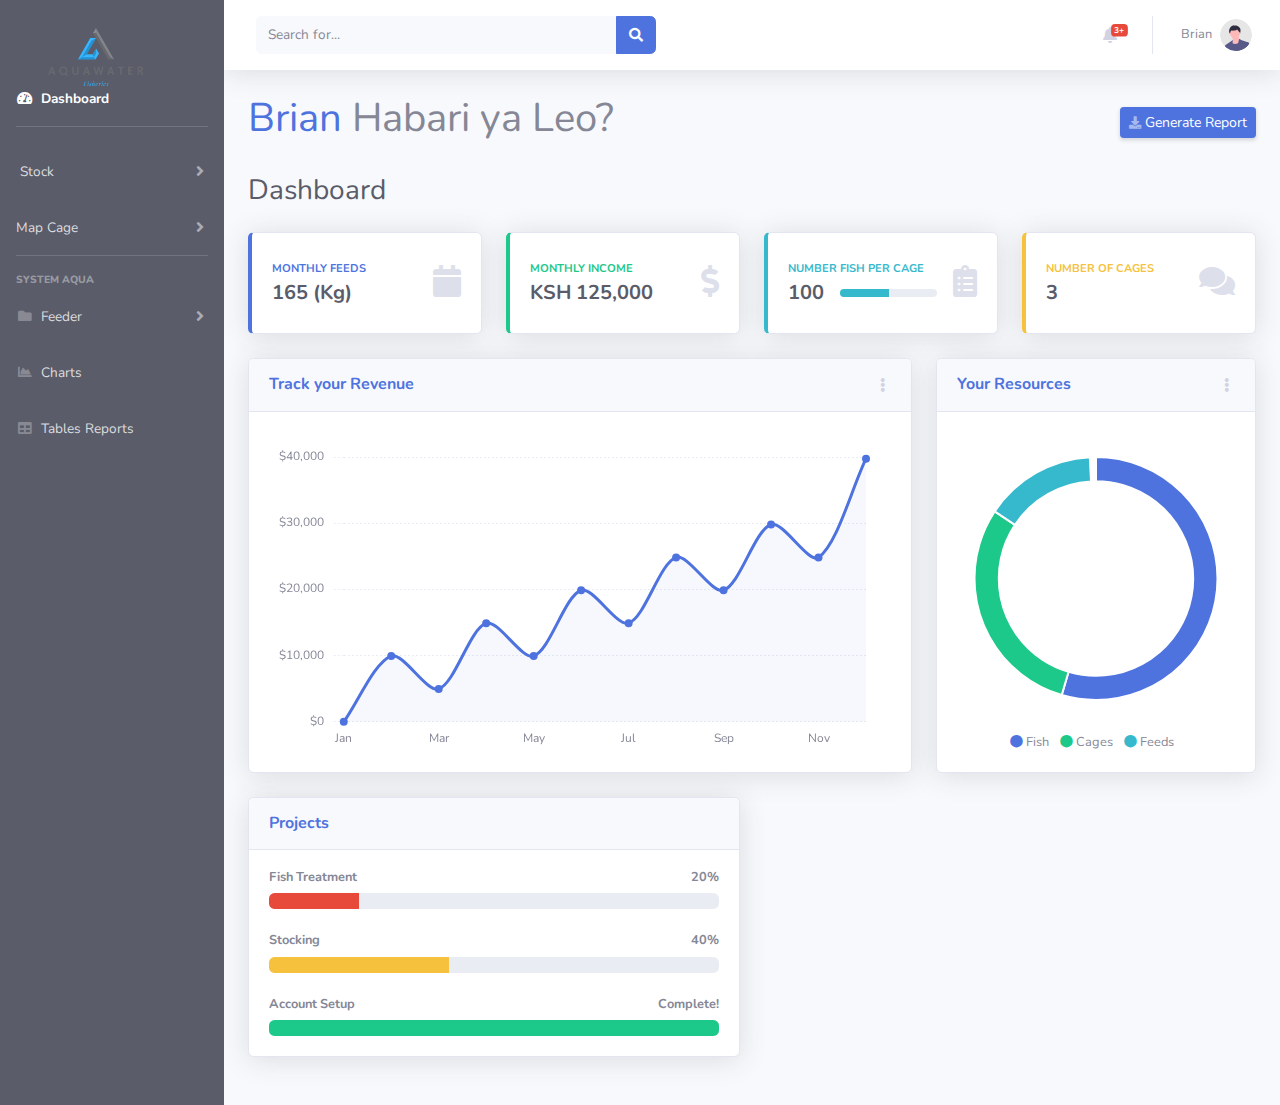
<file: index.html>
<!DOCTYPE html>
<html lang="en">
  <head>
    <meta charset="utf-8" />
    <meta http-equiv="X-UA-Compatible" content="IE=edge" />
    <meta
      name="viewport"
      content="width=device-width, initial-scale=1, shrink-to-fit=no"
    />
    <meta name="description" content="" />
    <meta name="author" content="" />

    <title>Aquawater Fisheries</title>

    <!-- Custom fonts for this template-->
    <link
      href="vendor/fontawesome-free/css/all.min.css"
      rel="stylesheet"
      type="text/css"
    />
    <link
      href="https://fonts.googleapis.com/css?family=Nunito:200,200i,300,300i,400,400i,600,600i,700,700i,800,800i,900,900i"
      rel="stylesheet"
    />

    <!-- Custom styles for this template-->
    <link href="css/sb-admin-2.min.css" rel="stylesheet" />
  </head>

  <body id="page-top">
    <!-- Page Wrapper -->
    <div id="wrapper">
      <!-- Sidebar -->
      <ul
        class="navbar-nav text bg-dark sidebar sidebar-dark accordion"
        id="accordionSidebar"
      >
        <!-- Sidebar - Brand -->
        <a
          class="sidebar-brand d-flex align-items-center justify-content-center"
          href="index.html"
        >
          <div class="sidebar-brand-icon r mt-5">
            <!-- <i class="fas fa-laugh-wink"></i>
                     -->
            <img src="aquos.png" alt="" width="130px" height="130px" />
          </div>
          <div class="sidebar-brand-text mx-3"></div>
        </a>

        <!-- Divider -->
        <!-- <hr class="sidebar-divider" /> -->

        <!-- Nav Item - Dashboard -->
        
        <li class="nav-item active">
          <a class="nav-link" href="index.html">
            <i class="fas fa-fw fa-tachometer-alt"></i>
            <span>Dashboard</span></a
          >
        </li>

        <!-- Divider -->
        <hr class="sidebar-divider" />

        <!-- Heading -->
        <!-- <div class="sidebar-heading">
                Interface
            </div> -->

        <!-- Nav Item - Pages Collapse Menu -->
        <li class="nav-item">
          <a
            class="nav-link collapsed"
            href="#"
            data-toggle="collapse"
            data-target="#collapseTwo"
            aria-expanded="true"
            aria-controls="collapseTwo"
          >
            <i class="bi bi-shop-window"></i>
            <span>Stock</span>
          </a>
          <div
            id="collapseTwo"
            class="collapse"
            aria-labelledby="headingTwo"
            data-parent="#accordionSidebar"
          >
            <div class="bg-white py-2 collapse-inner rounded">
              <!-- <h6 class="collapse-header">Custom Components:</h6> -->
              <a class="collapse-item" href="buttons.html">Feeds</a>
              <a class="collapse-item" href="cards.html">Medicine</a>
            </div>
          </div>
        </li>

        <!-- Nav Item - Utilities Collapse Menu -->
        <li class="nav-item">
          <a
            class="nav-link collapsed"
            href=""
            data-toggle="collapse"
            data-target="#collapseUtilities"
            aria-expanded="true"
            aria-controls="collapseUtilities"
          >
            <!-- <i class="fas fa-fw fa-wrench"></i> -->
            <span>Map Cage</span>
          </a>
          <div
            id="collapseUtilities"
            class="collapse"
            aria-labelledby="headingUtilities"
            data-parent="#accordionSidebar"
          >
            <div class="bg-white py-2 collapse-inner rounded">
              <!-- <hdit6 class="collapse-header">Custom Utilities:</hdit6> -->
              <a class="collapse-item" href="maps.html"
                >View Map</a>
              
              <!-- <a class="collapse-item" href="utilities-border.html">Humid</a> -->
              <!-- <a class="collapse-item" href="utilities-animation.html">Animations</a> -->
              <!-- <a class="collapse-item" href="utilities-other.html">Other</a> -->
            </div>
          </div>
        </li>

        <!-- Divider -->
        <hr class="sidebar-divider" />

        <!-- Heading -->
        <div class="sidebar-heading">System Aqua</div>

        <!-- Nav Item - Pages Collapse Menu -->
        <li class="nav-item">
          <a
            class="nav-link collapsed"
            href="#"
            data-toggle="collapse"
            data-target="#collapsePages"
            aria-expanded="true"
            aria-controls="collapsePages"
          >
            <i class="fas fa-fw fa-folder"></i>
            <span>Feeder</span>
          </a>
          <!-- <div id="collapsePages" class="collapse" aria-labelledby="headingPages" data-parent="#accordionSidebar">
                    <div class="bg-white py-2 collapse-inner rounded">
                        <h6 class="collapse-header">Login Screens:</h6>
                        <a class="collapse-item" href="login.">Login</a>
                        <a class="collapse-item" href="register.html">Register</a>
                        <a class="collapse-item" href="forgot-password.html">Forgot Password</a>
                        <div class="collapse-divider"></div>
                        <h6 class="collapse-header">Other Pages:</h6>
                        <a class="collapse-item" href="404.html">404 Page</a>
                        <a class="collapse-item" href="blank.html">Blank Page</a>
                    </div>
                </div> -->
        </li>

        <!-- Nav Item - Charts -->
        <li class="nav-item">
          <a class="nav-link" href="charts.html">
            <i class="fas fa-fw fa-chart-area"></i>
            <span>Charts</span></a
          >
        </li>

        <!-- Nav Item - Tables -->
        <li class="nav-item">
          <a class="nav-link" href="tables.html">
            <i class="fas fa-fw fa-table"></i>
            <span>Tables Reports</span></a
          >
        </li>
        </ul>

        <!-- Divider -->
        <hr class="sidebar-divider d-none d-md-block" />

        <!-- Sidebar Toggler (Sidebar) -->
        
      </ul>
      <!-- End of Sidebar -->

      <!-- Content Wrapper -->
      <div id="content-wrapper" class="d-flex flex-column">
        <!-- Main Content -->
        <div id="content">
          <!-- Topbar -->
          <nav
            class="navbar navbar-expand navbar-light bg-white topbar mb-4 static-top shadow"
          >
            <!-- Sidebar Toggle (Topbar) -->
            <button
              id="sidebarToggleTop"
              class="btn btn-link d-md-none rounded-circle mr-3"
            >
              <i class="fa fa-bars"></i>
            </button>

            <!-- Topbar Search -->
            <form
              class="d-none d-sm-inline-block form-inline mr-auto ml-md-3 my-2 my-md-0 mw-100 navbar-search"
            >
              <div class="input-group">
                <input
                  type="text"
                  class="form-control bg-light border-0 small"
                  placeholder="Search for..."
                  aria-label="Search"
                  aria-describedby="basic-addon2"
                />
                <div class="input-group-append">
                  <button class="btn btn-primary" type="button">
                    <i class="fas fa-search fa-sm"></i>
                  </button>
                </div>
              </div>
            </form>

            <!-- Topbar Navbar -->
            <ul class="navbar-nav ml-auto">
              <!-- Nav Item - Search Dropdown (Visible Only XS) -->
              <li class="nav-item dropdown no-arrow d-sm-none">
                <a
                  class="nav-link dropdown-toggle"
                  href="#"
                  id="searchDropdown"
                  role="button"
                  data-toggle="dropdown"
                  aria-haspopup="true"
                  aria-expanded="false"
                >
                  <i class="fas fa-search fa-fw"></i>
                </a>
                <!-- Dropdown - Messages -->
                <div
                  class="dropdown-menu dropdown-menu-right p-3 shadow animated--grow-in"
                  aria-labelledby="searchDropdown"
                >
                  <form class="form-inline mr-auto w-100 navbar-search">
                    <div class="input-group">
                      <input
                        type="text"
                        class="form-control bg-light border-0 small"
                        placeholder="Search for..."
                        aria-label="Search"
                        aria-describedby="basic-addon2"
                      />
                      <div class="input-group-append">
                        <button class="btn btn-primary" type="button">
                          <i class="fas fa-search fa-sm"></i>
                        </button>
                      </div>
                    </div>
                  </form>
                </div>
              </li>

              <!-- Nav Item - Alerts -->
              <li class="nav-item dropdown no-arrow mx-1">
                <a
                  class="nav-link dropdown-toggle"
                  href="#"
                  id="alertsDropdown"
                  role="button"
                  data-toggle="dropdown"
                  aria-haspopup="true"
                  aria-expanded="false"
                >
                  <i class="fas fa-bell fa-fw"></i>
                  <!-- Counter - Alerts -->
                  <span class="badge badge-danger badge-counter">3+</span>
                </a>
                <!-- Dropdown - Alerts -->
                <div
                  class="dropdown-list dropdown-menu dropdown-menu-right shadow animated--grow-in"
                  aria-labelledby="alertsDropdown"
                >
                  <h6 class="dropdown-header">Alerts Center</h6>
                  <a class="dropdown-item d-flex align-items-center" href="#">
                    <div class="mr-3">
                      <div class="icon-circle bg-primary">
                        <i class="fas fa-file-alt text-white"></i>
                      </div>
                    </div>
                    <div>
                      <div class="small text-gray-500">August 31, 2023</div>
                      <span class="font-weight-bold"
                        >A new monthly report for August is ready to
                        download!</span
                      >
                    </div>
                  </a>
                  <a class="dropdown-item d-flex align-items-center" href="#">
                    <div class="mr-3">
                      <div class="icon-circle bg-success">
                        <i class="fas fa-donate text-white"></i>
                      </div>
                    </div>
                    <div>
                      <div class="small text-gray-500">August 26, 2023</div>
                      Kindly restock your feeds
                    </div>
                  </a>
                  <a class="dropdown-item d-flex align-items-center" href="#">
                    <div class="mr-3">
                      <div class="icon-circle bg-warning">
                        <i class="fas fa-exclamation-triangle text-white"></i>
                      </div>
                    </div>
                    <div>
                      <div class="small text-gray-500">July, 2023</div>
                      Spending Alert: We've noticed unusually high amounts of
                      used feeds.
                    </div>
                  </a>
                  <a
                    class="dropdown-item text-center small text-gray-500"
                    href="#"
                    >Show All Alerts</a
                  >
                </div>
              </li>

              <div class="topbar-divider d-none d-sm-block"></div>

              <!-- Nav Item - User Information -->
              <li class="nav-item dropdown no-arrow">
                <a
                  class="nav-link dropdown-toggle"
                  href="#"
                  id="userDropdown"
                  role="button"
                  data-toggle="dropdown"
                  aria-haspopup="true"
                  aria-expanded="false"
                >
                  <span class="mr-2 d-none d-lg-inline text-gray-600 small"
                    >Brian </span
                  >
                  <img
                    class="img-profile rounded-circle"
                    src="img/undraw_profile.svg"
                  />
                </a>
                <!-- Dropdown - User Information -->
                <div
                  class="dropdown-menu dropdown-menu-right shadow animated--grow-in"
                  aria-labelledby="userDropdown"
                >
                  <a class="dropdown-item" href="#">
                    <i class="fas fa-user fa-sm fa-fw mr-2 text-gray-400"></i>
                    Profile
                  </a>
                  <a class="dropdown-item" href="#">
                    <i class="fas fa-cogs fa-sm fa-fw mr-2 text-gray-400"></i>
                    Settings
                  </a>
                  <a class="dropdown-item" href="#">
                    <i class="fas fa-list fa-sm fa-fw mr-2 text-gray-400"></i>
                    Activity Log
                  </a>
                  <div class="dropdown-divider"></div>
                  <a
                    class="dropdown-item"
                    href="#"
                    data-toggle="modal"
                    data-target="#logoutModal"
                  >
                    <i
                      class="fas fa-sign-out-alt fa-sm fa-fw mr-2 text-gray-400"
                    ></i>
                    Logout
                  </a>
                </div>
              </li>
            </ul>
          </nav>
          <!-- End of Topbar -->

          <!-- Begin Page Content -->
          <div class="container-fluid">
            <!-- Page Heading -->
            <div
              class="d-sm-flex align-items-center justify-content-between mb-4"
            >
              <h1><span class="text-primary">Brian</span> Habari ya Leo?</h1>

              <a
                href="#"
                class="d-none d-sm-inline-block btn btn-sm btn-primary shadow-sm"
                ><i class="fas fa-download fa-sm text-white-50"></i> Generate
                Report</a
              >
            </div>
            <div class="flex mb-4">
              <h1 class="h3 mb-0 text-gray-800">Dashboard</h1>
            </div>
            <!-- Content Row -->
            <div class="row">
              <!-- Earnings (Monthly) Card Example -->
              <div class="col-xl-3 col-md-6 mb-4">
                <div class="card border-left-primary shadow h-100 py-2">
                  <div class="card-body">
                    <div class="row no-gutters align-items-center">
                      <div class="col mr-2">
                        <div
                          class="text-xs font-weight-bold flex align-items-center justify-content-between text-primary text-uppercase mb-1"
                        >
                          Monthly Feeds 

                        </div>
                        <div class="h5 mb-0 font-weight-bold text-gray-800">
                            165 (Kg)
                        </div>
                      </div>
                      <div class="col-auto">
                        <i class="fas fa-calendar fa-2x text-gray-300"></i>
                      </div>
                    </div>
                  </div>
                </div>
              </div>

              <!-- Earnings (Monthly) Card Example -->
              <div class="col-xl-3 col-md-6 mb-4">
                <div class="card border-left-success shadow h-100 py-2">
                  <div class="card-body">
                    <div class="row no-gutters align-items-center">
                      <div class="col mr-2">
                        <div
                          class="text-xs font-weight-bold text-success text-uppercase mb-1"
                        >
                          Monthly Income
                        </div>
                        <div class="h5 mb-0 font-weight-bold text-gray-800">
                          KSH 125,000
                        </div>
                      </div>
                      <div class="col-auto">
                        <i class="fas fa-dollar-sign fa-2x text-gray-300"></i>
                      </div>
                    </div>
                  </div>
                </div>
              </div>

              <!-- Earnings (Monthly) Card Example -->
              <div class="col-xl-3 col-md-6 mb-4">
                <div class="card border-left-info shadow h-100 py-2">
                  <div class="card-body">
                    <div class="row no-gutters align-items-center">
                      <div class="col mr-2">
                        <div
                          class="text-xs font-weight-bold text-info text-uppercase mb-1"
                        >
                          Number fish per cage
                        </div>
                        <div class="row no-gutters align-items-center">
                          <div class="col-auto">
                            <div
                              class="h5 mb-0 mr-3 font-weight-bold text-gray-800"
                            >
                              100
                            </div>
                          </div>
                          <div class="col">
                            <div class="progress progress-sm mr-2">
                              <div
                                class="progress-bar bg-info"
                                role="progressbar"
                                style="width: 50%"
                                aria-valuenow="50"
                                aria-valuemin="0"
                                aria-valuemax="100"
                              ></div>
                            </div>
                          </div>
                        </div>
                      </div>
                      <div class="col-auto">
                        <i
                          class="fas fa-clipboard-list fa-2x text-gray-300"
                        ></i>
                      </div>
                    </div>
                  </div>
                </div>
              </div>

              <!-- Pending Requests Card Example -->
              <div class="col-xl-3 col-md-6 mb-4">
                <div class="card border-left-warning shadow h-100 py-2">
                  <div class="card-body">
                    <div class="row no-gutters align-items-center">
                      <div class="col mr-2">
                        <div
                          class="text-xs font-weight-bold text-warning text-uppercase mb-1"
                        >
                          Number of Cages
                        </div>
                        <div class="h5 mb-0 font-weight-bold text-gray-800">
                          3
                        </div>
                      </div>
                      <div class="col-auto">
                        <i class="fas fa-comments fa-2x text-gray-300"></i>
                      </div>
                    </div>
                  </div>
                </div>
              </div>
            </div>

            <!-- Content Row -->

            <div class="row">
              <!-- Area Chart -->
              <div class="col-xl-8 col-lg-7">
                <div class="card shadow mb-4">
                  <!-- Card Header - Dropdown -->
                  <div
                    class="card-header py-3 d-flex flex-row align-items-center justify-content-between"
                  >
                    <h6 class="m-0 font-weight-bold text-primary">
                      Track your Revenue
                    </h6>
                    <div class="dropdown no-arrow">
                      <a
                        class="dropdown-toggle"
                        href="#"
                        role="button"
                        id="dropdownMenuLink"
                        data-toggle="dropdown"
                        aria-haspopup="true"
                        aria-expanded="false"
                      >
                        <i
                          class="fas fa-ellipsis-v fa-sm fa-fw text-gray-400"
                        ></i>
                      </a>
                      <div
                        class="dropdown-menu dropdown-menu-right shadow animated--fade-in"
                        aria-labelledby="dropdownMenuLink"
                      >
                        <div class="dropdown-header">Dropdown Header:</div>
                        <a class="dropdown-item" href="#">Action</a>
                        <a class="dropdown-item" href="#">Another action</a>
                        <div class="dropdown-divider"></div>
                        <a class="dropdown-item" href="#"
                          >Something else here</a
                        >
                      </div>
                    </div>
                  </div>
                  <!-- Card Body -->
                  <div class="card-body">
                    <div class="chart-area">
                      <canvas id="myAreaChart"></canvas>
                    </div>
                  </div>
                </div>
              </div>

              <!-- Pie Chart -->
              <div class="col-xl-4 col-lg-5">
                <div class="card shadow mb-4">
                  <!-- Card Header - Dropdown -->
                  <div
                    class="card-header py-3 d-flex flex-row align-items-center justify-content-between"
                  >
                    <h6 class="m-0 font-weight-bold text-primary">
                      Your Resources
                    </h6>
                    <div class="dropdown no-arrow">
                      <a
                        class="dropdown-toggle"
                        href="#"
                        role="button"
                        id="dropdownMenuLink"
                        data-toggle="dropdown"
                        aria-haspopup="true"
                        aria-expanded="false"
                      >
                        <i
                          class="fas fa-ellipsis-v fa-sm fa-fw text-gray-400"
                        ></i>
                      </a>
                      <div
                        class="dropdown-menu dropdown-menu-right shadow animated--fade-in"
                        aria-labelledby="dropdownMenuLink"
                      >
                        <div class="dropdown-header">Dropdown Header:</div>
                        <a class="dropdown-item" href="#">Action</a>
                        <a class="dropdown-item" href="#">Another action</a>
                        <div class="dropdown-divider"></div>
                        <a class="dropdown-item" href="#"
                          >Something else here</a
                        >
                      </div>
                    </div>
                  </div>
                  <!-- Card Body -->
                  <div class="card-body">
                    <div class="chart-pie pt-4 pb-2">
                      <canvas id="myPieChart"></canvas>
                    </div>
                    <div class="mt-4 text-center small">
                      <span class="mr-2">
                        <i class="fas fa-circle text-primary"></i> Fish
                      </span>
                      <span class="mr-2">
                        <i class="fas fa-circle text-success"></i> Cages
                      </span>
                      <span class="mr-2">
                        <i class="fas fa-circle text-info"></i> Feeds
                      </span>
                    </div>
                  </div>
                </div>
              </div>
            </div>

            <!-- Content Row -->
            <div class="row">
              <!-- Content Column -->
              <div class="col-lg-6 mb-4">
                <!-- Project Card Example -->
                <div class="card shadow mb-4">
                  <div class="card-header py-3">
                    <h6 class="m-0 font-weight-bold text-primary">Projects</h6>
                  </div>
                  <div class="card-body">
                    <h4 class="small font-weight-bold">
                      Fish Treatment<span class="float-right">20%</span>
                    </h4>
                    <div class="progress mb-4">
                      <div
                        class="progress-bar bg-danger"
                        role="progressbar"
                        style="width: 20%"
                        aria-valuenow="20"
                        aria-valuemin="0"
                        aria-valuemax="100"
                      ></div>
                    </div>
                    <h4 class="small font-weight-bold">
                      Stocking <span class="float-right">40%</span>
                    </h4>
                    <div class="progress mb-4">
                      <div
                        class="progress-bar bg-warning"
                        role="progressbar"
                        style="width: 40%"
                        aria-valuenow="40"
                        aria-valuemin="0"
                        aria-valuemax="100"
                      ></div>
                    </div>
                   
                    <h4 class="small font-weight-bold">
                      Account Setup <span class="float-right">Complete!</span>
                    </h4>
                    <div class="progress">
                      <div
                        class="progress-bar bg-success"
                        role="progressbar"
                        style="width: 100%"
                        aria-valuenow="100"
                        aria-valuemin="0"
                        aria-valuemax="100"
                      ></div>
                    </div>
                  </div>
                </div>

                <!-- Color System -->
              
              

       

    <!-- Scroll to Top Button-->
    <a class="scroll-to-top rounded" href="#page-top">
      <i class="fas fa-angle-up"></i>
    </a>

    <!-- Logout Modal-->
    <div
      class="modal fade"
      id="logoutModal"
      tabindex="-1"
      role="dialog"
      aria-labelledby="exampleModalLabel"
      aria-hidden="true"
    >
      <div class="modal-dialog" role="document">
        <div class="modal-content">
          <div class="modal-header">
            <h5 class="modal-title" id="exampleModalLabel">Ready to Leave?</h5>
            <button
              class="close"
              type="button"
              data-dismiss="modal"
              aria-label="Close"
            >
              <span aria-hidden="true">×</span>
            </button>
          </div>
          <div class="modal-body">
            Select "Logout" below if you are ready to end your current session.
          </div>
          <div class="modal-footer">
            <button
              class="btn btn-secondary"
              type="button"
              data-dismiss="modal"
            >
              Cancel
            </button>
            <a class="btn btn-primary" href="register.html">Logout</a>
          </div>
        </div>
      </div>
    </div>

    <!-- Bootstrap core JavaScript-->
    <script src="vendor/jquery/jquery.min.js"></script>
    <script src="vendor/bootstrap/js/bootstrap.bundle.min.js"></script>

    <!-- Core plugin JavaScript-->
    <script src="vendor/jquery-easing/jquery.easing.min.js"></script>

    <!-- Custom scripts for all pages-->
    <script src="js/sb-admin-2.min.js"></script>

    <!-- Page level plugins -->
    <script src="vendor/chart.js/Chart.min.js"></script>

    <!-- Page level custom scripts -->
    <script src="js/demo/chart-area-demo.js"></script>
    <script src="js/demo/chart-pie-demo.js"></script>
  </body>
</html>
</file>
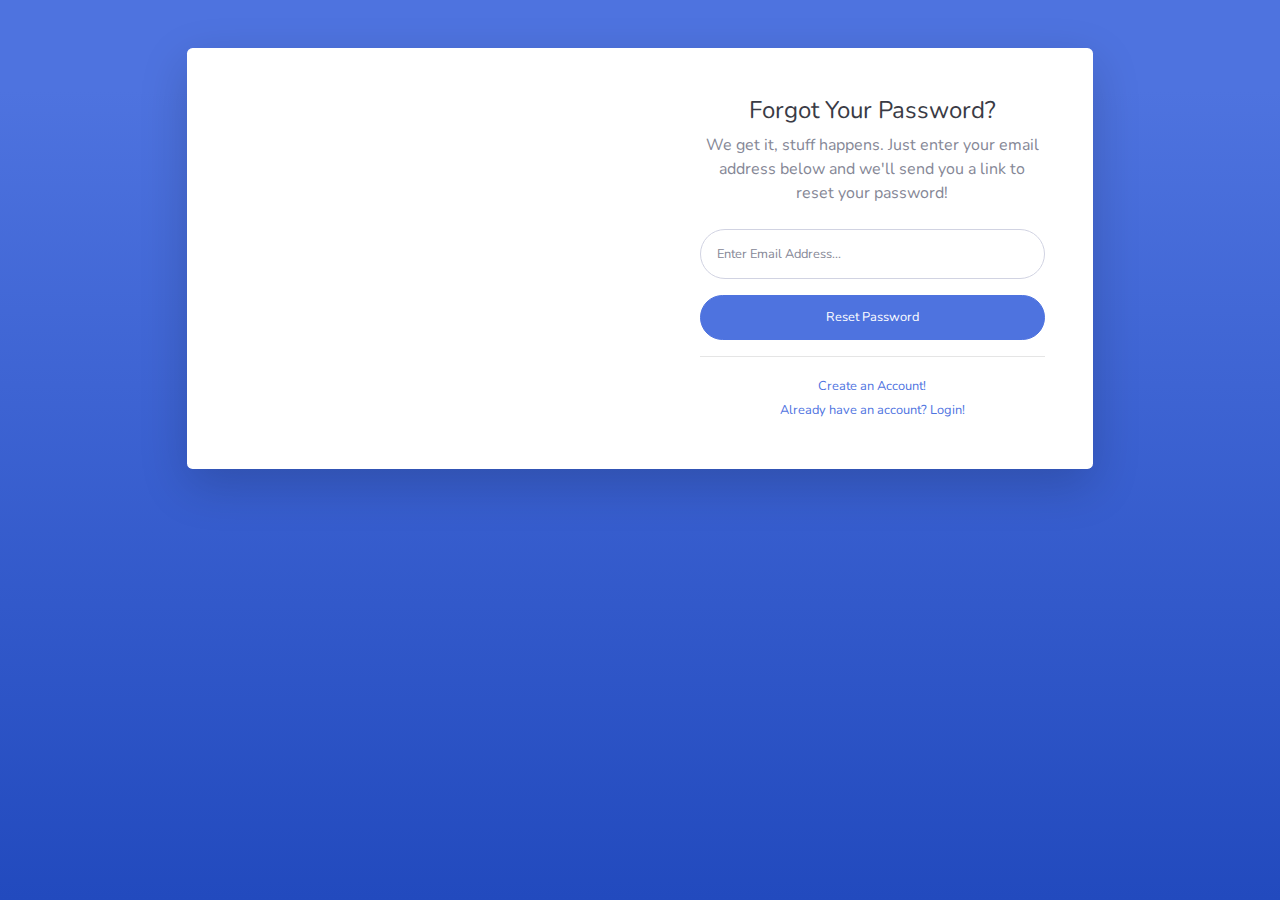
<file: forgot-password.html>
<!DOCTYPE html>
<html lang="en">

<head>

    <meta charset="utf-8">
    <meta http-equiv="X-UA-Compatible" content="IE=edge">
    <meta name="viewport" content="width=device-width, initial-scale=1, shrink-to-fit=no">
    <meta name="description" content="">
    <meta name="author" content="">

    <title>SB Admin 2 - Forgot Password</title>

    <!-- Custom fonts for this template-->
    <link href="vendor/fontawesome-free/css/all.min.css" rel="stylesheet" type="text/css">
    <link
        href="https://fonts.googleapis.com/css?family=Nunito:200,200i,300,300i,400,400i,600,600i,700,700i,800,800i,900,900i"
        rel="stylesheet">

    <!-- Custom styles for this template-->
    <link href="css/sb-admin-2.min.css" rel="stylesheet">

</head>

<body class="bg-gradient-primary">

    <div class="container">

        <!-- Outer Row -->
        <div class="row justify-content-center">

            <div class="col-xl-10 col-lg-12 col-md-9">

                <div class="card o-hidden border-0 shadow-lg my-5">
                    <div class="card-body p-0">
                        <!-- Nested Row within Card Body -->
                        <div class="row">
                            <div class="col-lg-6 d-none d-lg-block bg-password-image"></div>
                            <div class="col-lg-6">
                                <div class="p-5">
                                    <div class="text-center">
                                        <h1 class="h4 text-gray-900 mb-2">Forgot Your Password?</h1>
                                        <p class="mb-4">We get it, stuff happens. Just enter your email address below
                                            and we'll send you a link to reset your password!</p>
                                    </div>
                                    <form class="user">
                                        <div class="form-group">
                                            <input type="email" class="form-control form-control-user"
                                                id="exampleInputEmail" aria-describedby="emailHelp"
                                                placeholder="Enter Email Address...">
                                        </div>
                                        <a href="login.html" class="btn btn-primary btn-user btn-block">
                                            Reset Password
                                        </a>
                                    </form>
                                    <hr>
                                    <div class="text-center">
                                        <a class="small" href="register.html">Create an Account!</a>
                                    </div>
                                    <div class="text-center">
                                        <a class="small" href="login.html">Already have an account? Login!</a>
                                    </div>
                                </div>
                            </div>
                        </div>
                    </div>
                </div>

            </div>

        </div>

    </div>

    <!-- Bootstrap core JavaScript-->
    <script src="vendor/jquery/jquery.min.js"></script>
    <script src="vendor/bootstrap/js/bootstrap.bundle.min.js"></script>

    <!-- Core plugin JavaScript-->
    <script src="vendor/jquery-easing/jquery.easing.min.js"></script>

    <!-- Custom scripts for all pages-->
    <script src="js/sb-admin-2.min.js"></script>

</body>

</html>
</file>
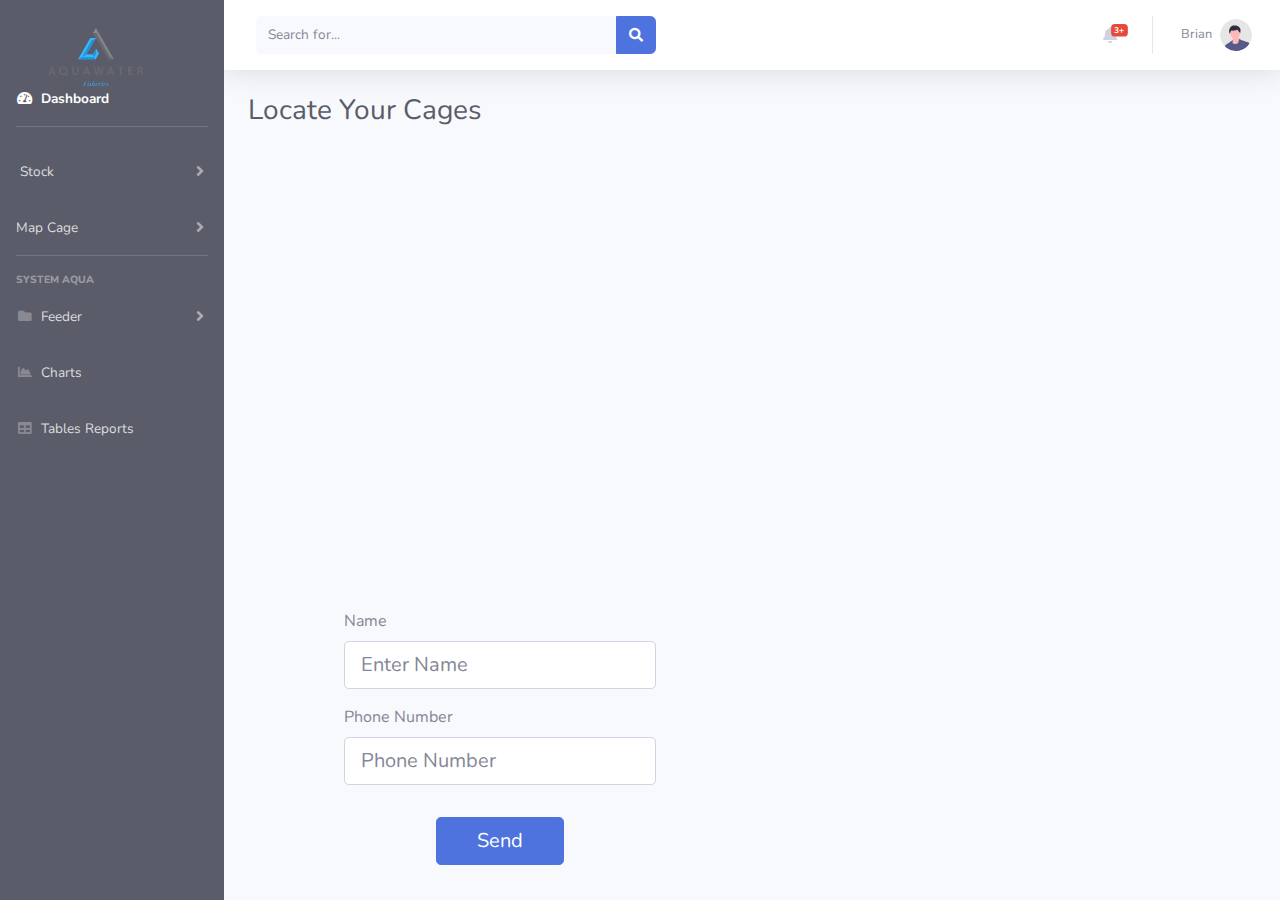
<file: maps.html>
<!DOCTYPE html>
<html lang="en">
  <head>
    <meta charset="utf-8" />
    <meta http-equiv="X-UA-Compatible" content="IE=edge" />
    <meta
      name="viewport"
      content="width=device-width, initial-scale=1, shrink-to-fit=no"
    />
    <meta name="description" content="" />
    <meta name="author" content="" />

    <title>Aquawater Fisheries</title>

    <!-- Custom fonts for this template-->
    <link
      href="vendor/fontawesome-free/css/all.min.css"
      rel="stylesheet"
      type="text/css"
    />
    <link
      href="https://fonts.googleapis.com/css?family=Nunito:200,200i,300,300i,400,400i,600,600i,700,700i,800,800i,900,900i"
      rel="stylesheet"
    />

    <!-- Custom styles for this template-->
    <link href="css/sb-admin-2.min.css" rel="stylesheet" />
  </head>

  <body id="page-top">
    <!-- Page Wrapper -->
    <div id="wrapper">
      <!-- Sidebar -->
      <ul
        class="navbar-nav text bg-dark sidebar sidebar-dark accordion"
        id="accordionSidebar"
      >
        <!-- Sidebar - Brand -->
        <a
          class="sidebar-brand d-flex align-items-center justify-content-center"
          href="index.html"
        >
          <div class="sidebar-brand-icon r mt-5">
            <!-- <i class="fas fa-laugh-wink"></i>
                     -->
            <img src="aquos.png" alt="" width="130px" height="130px" />
          </div>
          <div class="sidebar-brand-text mx-3"></div>
        </a>

        <!-- Divider -->
        <!-- <hr class="sidebar-divider" /> -->

        <!-- Nav Item - Dashboard -->
        
        <li class="nav-item active">
          <a class="nav-link" href="index.html">
            <i class="fas fa-fw fa-tachometer-alt"></i>
            <span>Dashboard</span></a
          >
        </li>

        <!-- Divider -->
        <hr class="sidebar-divider" />

        <!-- Heading -->
        <!-- <div class="sidebar-heading">
                Interface
            </div> -->

        <!-- Nav Item - Pages Collapse Menu -->
        <li class="nav-item">
          <a
            class="nav-link collapsed"
            href="#"
            data-toggle="collapse"
            data-target="#collapseTwo"
            aria-expanded="true"
            aria-controls="collapseTwo"
          >
            <i class="bi bi-shop-window"></i>
            <span>Stock</span>
          </a>
          <div
            id="collapseTwo"
            class="collapse"
            aria-labelledby="headingTwo"
            data-parent="#accordionSidebar"
          >
            <div class="bg-white py-2 collapse-inner rounded">
              <!-- <h6 class="collapse-header">Custom Components:</h6> -->
              <a class="collapse-item" href="buttons.html">Feeds</a>
              <a class="collapse-item" href="cards.html">Medicine</a>
            </div>
          </div>
        </li>

        <!-- Nav Item - Utilities Collapse Menu -->
        <li class="nav-item">
          <a
            class="nav-link collapsed"
            href="maps.html"
            data-toggle="collapse"
            data-target="#collapseUtilities"
            aria-expanded="true"
            aria-controls="collapseUtilities"
          >
            <!-- <i class="fas fa-fw fa-wrench"></i> -->
            <span>Map Cage</span>
          </a>
          <div
            id="collapseUtilities"
            class="collapse"
            aria-labelledby="headingUtilities"
            data-parent="#accordionSidebar"
          >
            <div class="bg-white py-2 collapse-inner rounded">
              <!-- <hdit6 class="collapse-header">Custom Utilities:</hdit6> -->
              <a class="collapse-item" href="utilities-color.html"
                >Temperature</a
              >
              <!-- <a class="collapse-item" href="utilities-border.html">Humid</a> -->
              <!-- <a class="collapse-item" href="utilities-animation.html">Animations</a> -->
              <!-- <a class="collapse-item" href="utilities-other.html">Other</a> -->
            </div>
          </div>
        </li>

        <!-- Divider -->
        <hr class="sidebar-divider" />

        <!-- Heading -->
        <div class="sidebar-heading">System Aqua</div>

        <!-- Nav Item - Pages Collapse Menu -->
        <li class="nav-item">
          <a
            class="nav-link collapsed"
            href="#"
            data-toggle="collapse"
            data-target="#collapsePages"
            aria-expanded="true"
            aria-controls="collapsePages"
          >
            <i class="fas fa-fw fa-folder"></i>
            <span>Feeder</span>
          </a>
          <!-- <div id="collapsePages" class="collapse" aria-labelledby="headingPages" data-parent="#accordionSidebar">
                    <div class="bg-white py-2 collapse-inner rounded">
                        <h6 class="collapse-header">Login Screens:</h6>
                        <a class="collapse-item" href="login.">Login</a>
                        <a class="collapse-item" href="register.html">Register</a>
                        <a class="collapse-item" href="forgot-password.html">Forgot Password</a>
                        <div class="collapse-divider"></div>
                        <h6 class="collapse-header">Other Pages:</h6>
                        <a class="collapse-item" href="404.html">404 Page</a>
                        <a class="collapse-item" href="blank.html">Blank Page</a>
                    </div>
                </div> -->
        </li>

        <!-- Nav Item - Charts -->
        <li class="nav-item">
          <a class="nav-link" href="charts.html">
            <i class="fas fa-fw fa-chart-area"></i>
            <span>Charts</span></a
          >
        </li>

        <!-- Nav Item - Tables -->
        <li class="nav-item">
          <a class="nav-link" href="tables.html">
            <i class="fas fa-fw fa-table"></i>
            <span>Tables Reports</span></a
          >
        </li>
        </ul>

        <!-- Divider -->
        <hr class="sidebar-divider d-none d-md-block" />

        <!-- Sidebar Toggler (Sidebar) -->
        
      </ul>
      <!-- End of Sidebar -->

      <!-- Content Wrapper -->
      <div id="content-wrapper" class="d-flex flex-column">
        <!-- Main Content -->
        <div id="content">
          <!-- Topbar -->
          <nav
            class="navbar navbar-expand navbar-light bg-white topbar mb-4 static-top shadow"
          >
            <!-- Sidebar Toggle (Topbar) -->
            <button
              id="sidebarToggleTop"
              class="btn btn-link d-md-none rounded-circle mr-3"
            >
              <i class="fa fa-bars"></i>
            </button>

            <!-- Topbar Search -->
            <form
              class="d-none d-sm-inline-block form-inline mr-auto ml-md-3 my-2 my-md-0 mw-100 navbar-search"
            >
              <div class="input-group">
                <input
                  type="text"
                  class="form-control bg-light border-0 small"
                  placeholder="Search for..."
                  aria-label="Search"
                  aria-describedby="basic-addon2"
                />
                <div class="input-group-append">
                  <button class="btn btn-primary" type="button">
                    <i class="fas fa-search fa-sm"></i>
                  </button>
                </div>
              </div>
            </form>

            <!-- Topbar Navbar -->
            <ul class="navbar-nav ml-auto">
              <!-- Nav Item - Search Dropdown (Visible Only XS) -->
              <li class="nav-item dropdown no-arrow d-sm-none">
                <a
                  class="nav-link dropdown-toggle"
                  href="#"
                  id="searchDropdown"
                  role="button"
                  data-toggle="dropdown"
                  aria-haspopup="true"
                  aria-expanded="false"
                >
                  <i class="fas fa-search fa-fw"></i>
                </a>
                <!-- Dropdown - Messages -->
                <div
                  class="dropdown-menu dropdown-menu-right p-3 shadow animated--grow-in"
                  aria-labelledby="searchDropdown"
                >
                  <form class="form-inline mr-auto w-100 navbar-search">
                    <div class="input-group">
                      <input
                        type="text"
                        class="form-control bg-light border-0 small"
                        placeholder="Search for..."
                        aria-label="Search"
                        aria-describedby="basic-addon2"
                      />
                      <div class="input-group-append">
                        <button class="btn btn-primary" type="button">
                          <i class="fas fa-search fa-sm"></i>
                        </button>
                      </div>
                    </div>
                  </form>
                </div>
              </li>

              <!-- Nav Item - Alerts -->
              <li class="nav-item dropdown no-arrow mx-1">
                <a
                  class="nav-link dropdown-toggle"
                  href="#"
                  id="alertsDropdown"
                  role="button"
                  data-toggle="dropdown"
                  aria-haspopup="true"
                  aria-expanded="false"
                >
                  <i class="fas fa-bell fa-fw"></i>
                  <!-- Counter - Alerts -->
                  <span class="badge badge-danger badge-counter">3+</span>
                </a>
                <!-- Dropdown - Alerts -->
                <div
                  class="dropdown-list dropdown-menu dropdown-menu-right shadow animated--grow-in"
                  aria-labelledby="alertsDropdown"
                >
                  <h6 class="dropdown-header">Alerts Center</h6>
                  <a class="dropdown-item d-flex align-items-center" href="#">
                    <div class="mr-3">
                      <div class="icon-circle bg-primary">
                        <i class="fas fa-file-alt text-white"></i>
                      </div>
                    </div>
                    <div>
                      <div class="small text-gray-500">August 31, 2023</div>
                      <span class="font-weight-bold"
                        >A new monthly report for August is ready to
                        download!</span
                      >
                    </div>
                  </a>
                  <a class="dropdown-item d-flex align-items-center" href="#">
                    <div class="mr-3">
                      <div class="icon-circle bg-success">
                        <i class="fas fa-donate text-white"></i>
                      </div>
                    </div>
                    <div>
                      <div class="small text-gray-500">August 26, 2023</div>
                      Kindly restock your feeds
                    </div>
                  </a>
                  <a class="dropdown-item d-flex align-items-center" href="#">
                    <div class="mr-3">
                      <div class="icon-circle bg-warning">
                        <i class="fas fa-exclamation-triangle text-white"></i>
                      </div>
                    </div>
                    <div>
                      <div class="small text-gray-500">July, 2023</div>
                      Spending Alert: We've noticed unusually high amounts of
                      used feeds.
                    </div>
                  </a>
                  <a
                    class="dropdown-item text-center small text-gray-500"
                    href="#"
                    >Show All Alerts</a
                  >
                </div>
              </li>

              <div class="topbar-divider d-none d-sm-block"></div>

              <!-- Nav Item - User Information -->
              <li class="nav-item dropdown no-arrow">
                <a
                  class="nav-link dropdown-toggle"
                  href="#"
                  id="userDropdown"
                  role="button"
                  data-toggle="dropdown"
                  aria-haspopup="true"
                  aria-expanded="false"
                >
                  <span class="mr-2 d-none d-lg-inline text-gray-600 small"
                    >Brian</span
                  >
                  <img
                    class="img-profile rounded-circle"
                    src="img/undraw_profile.svg"
                  />
                </a>
                <!-- Dropdown - User Information -->
                <div
                  class="dropdown-menu dropdown-menu-right shadow animated--grow-in"
                  aria-labelledby="userDropdown"
                >
                  <a class="dropdown-item" href="#">
                    <i class="fas fa-user fa-sm fa-fw mr-2 text-gray-400"></i>
                    Profile
                  </a>
                  <a class="dropdown-item" href="#">
                    <i class="fas fa-cogs fa-sm fa-fw mr-2 text-gray-400"></i>
                    Settings
                  </a>
                  <a class="dropdown-item" href="#">
                    <i class="fas fa-list fa-sm fa-fw mr-2 text-gray-400"></i>
                    Activity Log
                  </a>
                  <div class="dropdown-divider"></div>
                  <a
                    class="dropdown-item"
                    href="#"
                    data-toggle="modal"
                    data-target="#logoutModal"
                  >
                    <i
                      class="fas fa-sign-out-alt fa-sm fa-fw mr-2 text-gray-400"
                    ></i>
                    Logout
                  </a>
                </div>
              </li>
            </ul>
          </nav>
          <!-- End of Topbar -->

          <!-- Begin Page Content -->
          <div class="container-fluid">
            <!-- Page Heading -->
          
            <div class="flex mb-4"><h1 class="h3 mb-0 text-gray-800">Locate Your Cages</h1>
            </div>
            <!-- Content Row -->
            
              <div class="flex .align-items-centerjustify-content-lg-between"> 
                <div style="width: 100%">
                    <iframe src="https://www.google.com/maps/embed?pb=!1m18!1m12!1m3!1d324.00616419340196!2d36.76916888293997!3d-1.2701838603344011!2m3!1f0!2f0!3f0!3m2!1i1024!2i768!4f13.1!3m3!1m2!1s0x182f19ef15a60427%3A0x361eb3d95447d72e!2sSunflower%20Tents%20and%20Decor!5e0!3m2!1sen!2ske!4v1693493284224!5m2!1sen!2ske" width="600" height="450" style="border:0;" allowfullscreen="" loading="lazy" referrerpolicy="no-referrer-when-downgrade"></iframe>
                </div>
              
<div class="col-md-8 col-lg-6 col-xl-4 offset-xl-1">
    <form action="" onsubmit="getData(this)">
        <div class="form-outline mb-3">
            <label class="form-label" for="form3Example4">Name</label>
            <input type="Phone number" id="form3Example4" class="form-control form-control-lg" name="password" placeholder="Enter Name">
         
          </div>
          <div class="form-outline mb-3">
            <label class="form-label" for="form3Example4">Phone Number</label>
            <input type="Phone number" id="form3Example4" class="form-control form-control-lg" name="password" placeholder="Phone Number">

            <div class="text-center text-lg-start mt-4 pt-2">
                <input type="submit" class="btn btn-primary btn-lg" href="index.html" name="login" value="Send"
                  style="padding-left: 2.5rem; padding-right: 2.5rem;">
    
              </div>
         
          </div>
    </form>
</div>
</div>
       

    <!-- Scroll to Top Button-->
    <a class="scroll-to-top rounded" href="#page-top">
      <i class="fas fa-angle-up"></i>
    </a>

    <!-- Logout Modal-->
    <div
      class="modal fade"
      id="logoutModal"
      tabindex="-1"
      role="dialog"
      aria-labelledby="exampleModalLabel"
      aria-hidden="true"
    >
      <div class="modal-dialog" role="document">
        <div class="modal-content">
          <div class="modal-header">
            <h5 class="modal-title" id="exampleModalLabel">Ready to Leave?</h5>
            <button
              class="close"
              type="button"
              data-dismiss="modal"
              aria-label="Close"
            >
              <span aria-hidden="true">×</span>
            </button>
          </div>
          <div class="modal-body">
            Select "Logout" below if you are ready to end your current session.
          </div>
          <div class="modal-footer">
            <button
              class="btn btn-secondary"
              type="button"
              data-dismiss="modal"
            >
              Cancel
            </button>
            <a class="btn btn-primary" href="register.html">Logout</a>
          </div>
        </div>
      </div>
    </div>

    <!-- Bootstrap core JavaScript-->
    <script src="vendor/jquery/jquery.min.js"></script>
    <script src="vendor/bootstrap/js/bootstrap.bundle.min.js"></script>

    <!-- Core plugin JavaScript-->
    <script src="vendor/jquery-easing/jquery.easing.min.js"></script>

    <!-- Custom scripts for all pages-->
    <script src="js/sb-admin-2.min.js"></script>

    <!-- Page level plugins -->
    <script src="vendor/chart.js/Chart.min.js"></script>

    <!-- Page level custom scripts -->
    <script src="js/demo/chart-area-demo.js"></script>
    <script src="js/demo/chart-pie-demo.js"></script>
  </body>
</html>
<script>
    getData(form){
        alert("hello...")
    }
</script>
</file>
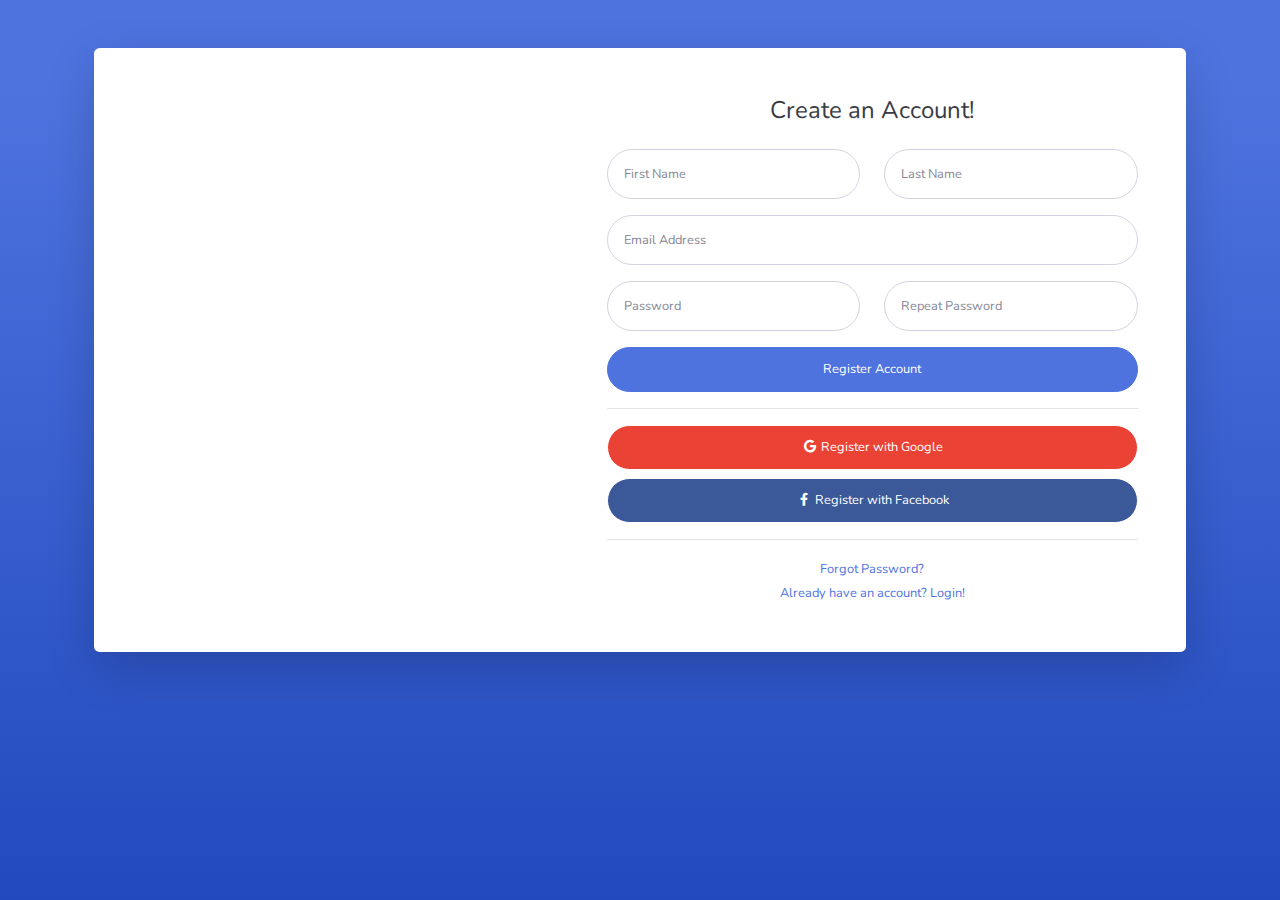
<file: r.html>
<!DOCTYPE html>
<html lang="en">

<head>

    <meta charset="utf-8">
    <meta http-equiv="X-UA-Compatible" content="IE=edge">
    <meta name="viewport" content="width=device-width, initial-scale=1, shrink-to-fit=no">
    <meta name="description" content="">
    <meta name="author" content="">

    <title>SB Admin 2 - Register</title>

    <!-- Custom fonts for this template-->
    <link href="vendor/fontawesome-free/css/all.min.css" rel="stylesheet" type="text/css">
    <link
        href="https://fonts.googleapis.com/css?family=Nunito:200,200i,300,300i,400,400i,600,600i,700,700i,800,800i,900,900i"
        rel="stylesheet">

    <!-- Custom styles for this template-->
    <link href="css/sb-admin-2.min.css" rel="stylesheet">

</head>

<body class="bg-gradient-primary">

    <div class="container">

        <div class="card o-hidden border-0 shadow-lg my-5">
            <div class="card-body p-0">
                <!-- Nested Row within Card Body -->
                <div class="row">
                    <div class="col-lg-5 d-none d-lg-block bg-register-image"></div>
                    <div class="col-lg-7">
                        <div class="p-5">
                            <div class="text-center">
                                <h1 class="h4 text-gray-900 mb-4">Create an Account!</h1>
                            </div>
                            <form class="user">
                                <div class="form-group row">
                                    <div class="col-sm-6 mb-3 mb-sm-0">
                                        <input type="text" class="form-control form-control-user" id="exampleFirstName"
                                            placeholder="First Name">
                                    </div>
                                    <div class="col-sm-6">
                                        <input type="text" class="form-control form-control-user" id="exampleLastName"
                                            placeholder="Last Name">
                                    </div>
                                </div>
                                <div class="form-group">
                                    <input type="email" class="form-control form-control-user" id="exampleInputEmail"
                                        placeholder="Email Address">
                                </div>
                                <div class="form-group row">
                                    <div class="col-sm-6 mb-3 mb-sm-0">
                                        <input type="password" class="form-control form-control-user"
                                            id="exampleInputPassword" placeholder="Password">
                                    </div>
                                    <div class="col-sm-6">
                                        <input type="password" class="form-control form-control-user"
                                            id="exampleRepeatPassword" placeholder="Repeat Password">
                                    </div>
                                </div>
                                <a href="login.html" class="btn btn-primary btn-user btn-block">
                                    Register Account
                                </a>
                                <hr>
                                <a href="index.html" class="btn btn-google btn-user btn-block">
                                    <i class="fab fa-google fa-fw"></i> Register with Google
                                </a>
                                <a href="index.html" class="btn btn-facebook btn-user btn-block">
                                    <i class="fab fa-facebook-f fa-fw"></i> Register with Facebook
                                </a>
                            </form>
                            <hr>
                            <div class="text-center">
                                <a class="small" href="forgot-password.html">Forgot Password?</a>
                            </div>
                            <div class="text-center">
                                <a class="small" href="login.html">Already have an account? Login!</a>
                            </div>
                        </div>
                    </div>
                </div>
            </div>
        </div>

    </div>

    <!-- Bootstrap core JavaScript-->
    <script src="vendor/jquery/jquery.min.js"></script>
    <script src="vendor/bootstrap/js/bootstrap.bundle.min.js"></script>

    <!-- Core plugin JavaScript-->
    <script src="vendor/jquery-easing/jquery.easing.min.js"></script>

    <!-- Custom scripts for all pages-->
    <script src="js/sb-admin-2.min.js"></script>

</body>

</html>
</file>
